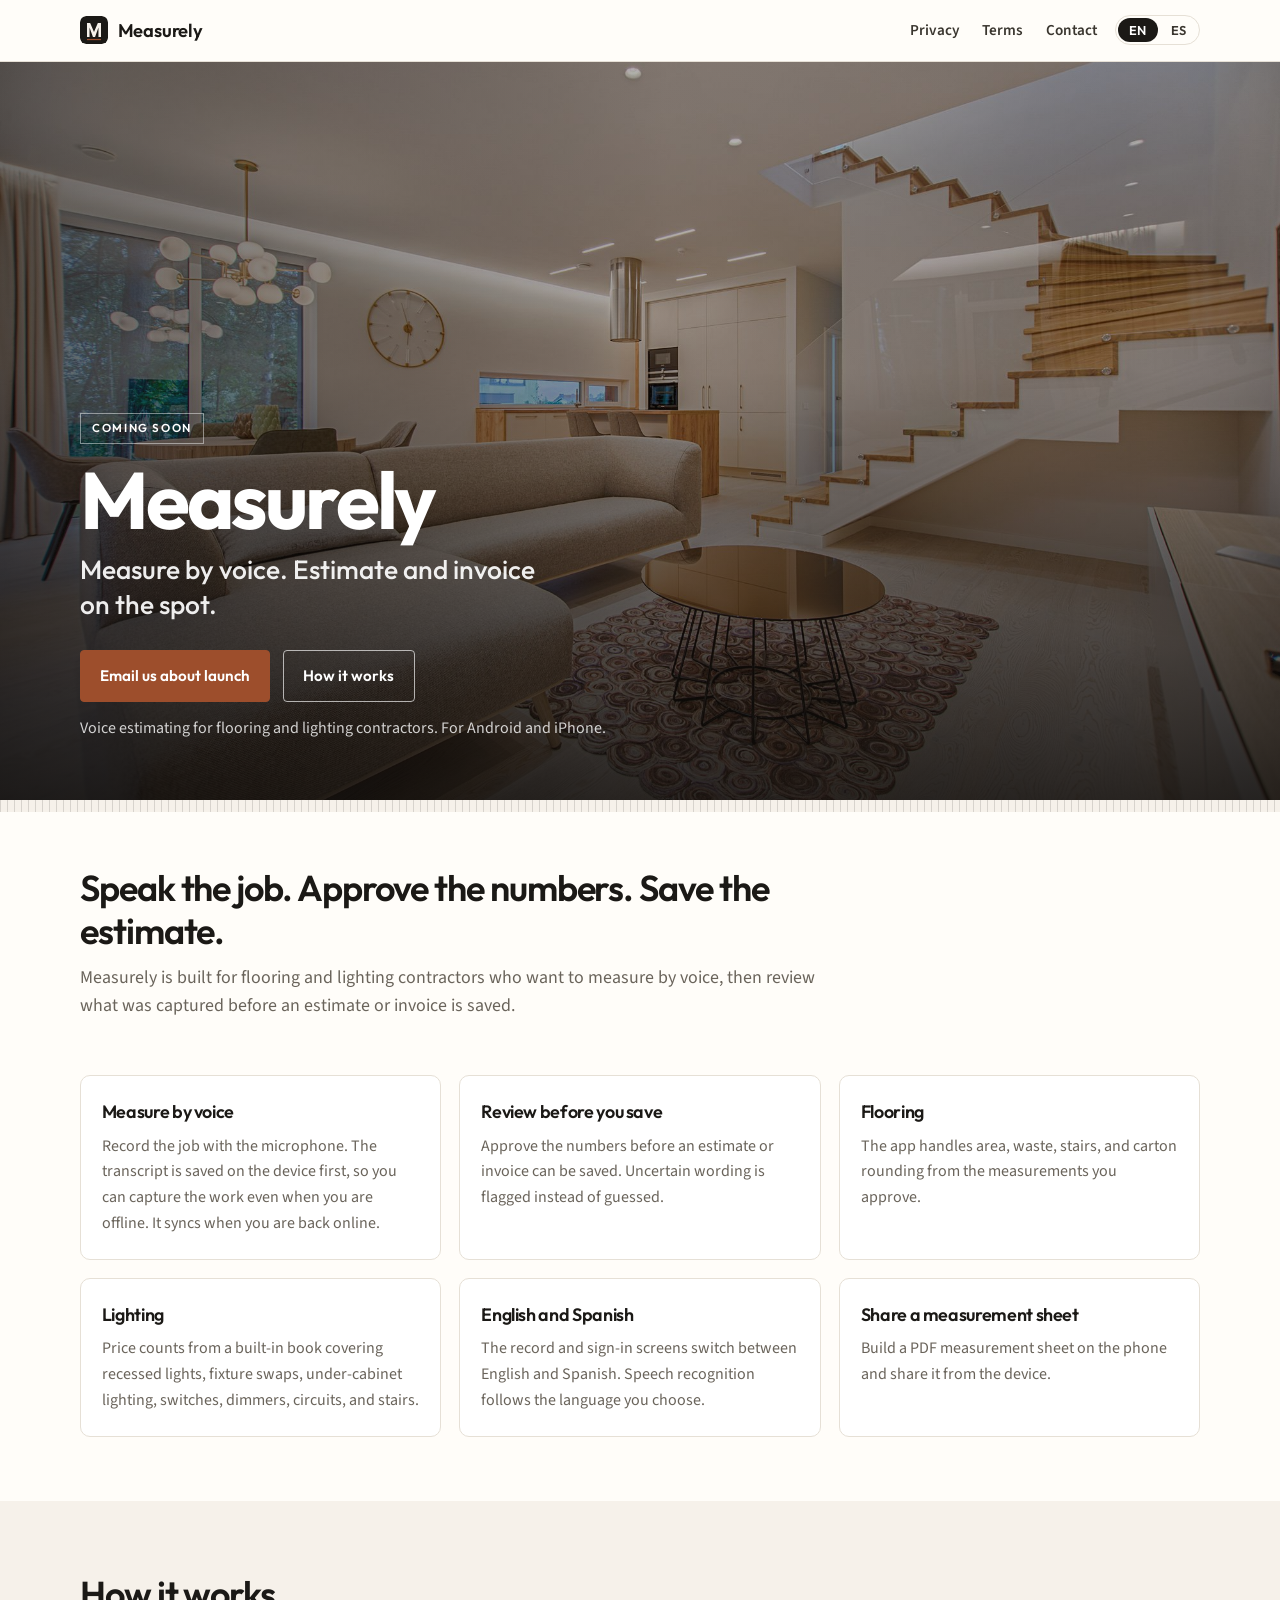
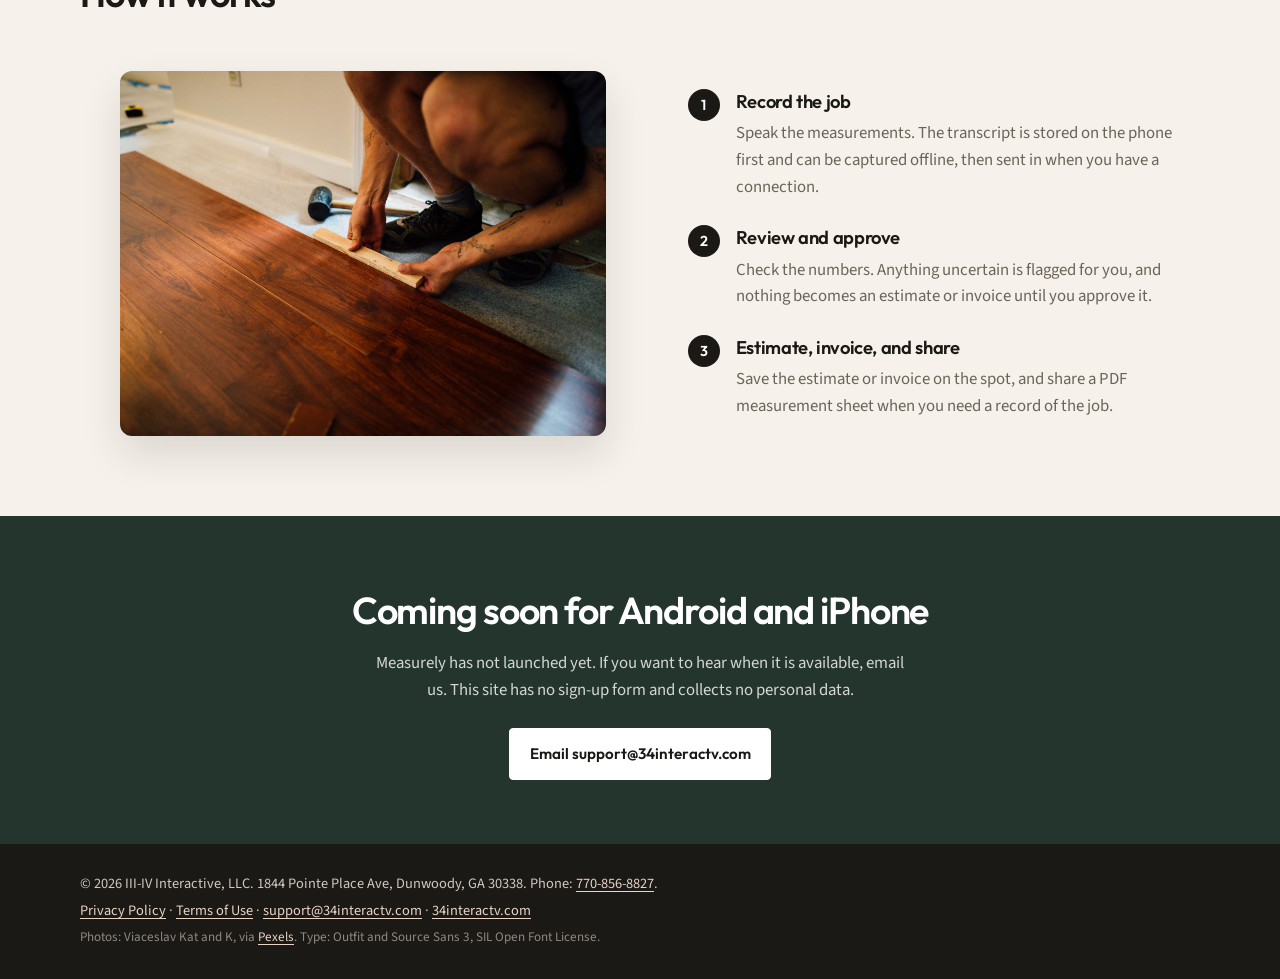
<file: index.html>
<!DOCTYPE html>
<html lang="en">
<head>
<meta charset="utf-8">
<meta name="viewport" content="width=device-width, initial-scale=1">
<meta name="theme-color" content="#1b1916">
<meta http-equiv="Content-Security-Policy" content="default-src 'self'; style-src 'self'; img-src 'self'; font-src 'self'; base-uri 'self'; form-action 'none'">
<link rel="icon" href="favicon.svg" type="image/svg+xml">
<link rel="stylesheet" href="style.css">

<title>Measurely — Coming soon | III-IV Interactive, LLC</title>
<meta name="description" content="Voice estimating for flooring and lighting contractors. Measure by voice. Estimate and invoice on the spot. Coming soon from III-IV Interactive, LLC.">
<link rel="canonical" href="https://measurelypro.com/">
<link rel="alternate" hreflang="en" href="https://measurelypro.com/">
<link rel="alternate" hreflang="es" href="https://measurelypro.com/es/">
<link rel="alternate" hreflang="x-default" href="https://measurelypro.com/">
<meta property="og:type" content="website">
<meta property="og:site_name" content="Measurely">
<meta property="og:locale" content="en_US">
<meta property="og:locale:alternate" content="es_419">
<meta property="og:title" content="Measurely — Coming soon">
<meta property="og:description" content="Voice estimating for flooring and lighting contractors. Measure by voice. Estimate and invoice on the spot.">
<meta property="og:url" content="https://measurelypro.com/">
<meta property="og:image" content="https://measurelypro.com/img/hero-interior.jpg">
</head>
<body>
<a class="skip" href="#main">Skip to content</a>
<header>
  <div class="wrap">
    <a class="brand" href="index.html">
      <img class="mark" src="favicon.svg" alt="">
      Measurely
    </a>
    <div class="header-tools">
      <nav aria-label="Site">
        <a href="privacy.html">Privacy</a>
        <a href="terms.html">Terms</a>
        <a href="mailto:support@34interactv.com">Contact</a>
      </nav>
      <div class="lang-switch" role="navigation" aria-label="Language">
        <a href="index.html" hreflang="en" lang="en" aria-current="true">EN</a>
        <a href="es/index.html" hreflang="es" lang="es">ES</a>
      </div>
    </div>
  </div>
</header>
<section class="hero">
  <img src="img/hero-interior.jpg" alt="A modern living room with light wood floors, a staircase, and recessed lighting." width="2000" height="1286">
  <div class="wrap">
    <p class="eyebrow">Coming soon</p>
    <h1>Measurely</h1>
    <p class="tagline">Measure by voice. Estimate and invoice on the spot.</p>
    <div class="hero-actions">
      <a class="btn" href="mailto:support@34interactv.com?subject=Measurely%20launch%20news">Email us about launch</a>
      <a class="btn ghost" href="#how">How it works</a>
    </div>
    <p class="sub">Voice estimating for flooring and lighting contractors. For Android and iPhone.</p>
  </div>
</section>
<div class="tick" aria-hidden="true"></div>
<main id="main">
  <section class="intro">
    <div class="wrap">
      <h2>Speak the job. Approve the numbers. Save the estimate.</h2>
      <p>Measurely is built for flooring and lighting contractors who want to measure by voice, then review what was captured before an estimate or invoice is saved.</p>
    </div>
  </section>
  <section class="features">
    <div class="wrap grid">
      <article class="card">
        <h3>Measure by voice</h3>
        <p>Record the job with the microphone. The transcript is saved on the device first, so you can capture the work even when you are offline. It syncs when you are back online.</p>
      </article>
      <article class="card">
        <h3>Review before you save</h3>
        <p>Approve the numbers before an estimate or invoice can be saved. Uncertain wording is flagged instead of guessed.</p>
      </article>
      <article class="card">
        <h3>Flooring</h3>
        <p>The app handles area, waste, stairs, and carton rounding from the measurements you approve.</p>
      </article>
      <article class="card">
        <h3>Lighting</h3>
        <p>Price counts from a built-in book covering recessed lights, fixture swaps, under-cabinet lighting, switches, dimmers, circuits, and stairs.</p>
      </article>
      <article class="card">
        <h3>English and Spanish</h3>
        <p>The record and sign-in screens switch between English and Spanish. Speech recognition follows the language you choose.</p>
      </article>
      <article class="card">
        <h3>Share a measurement sheet</h3>
        <p>Build a PDF measurement sheet on the phone and share it from the device.</p>
      </article>
    </div>
  </section>
  <section class="how" id="how">
    <div class="wrap">
      <h2>How it works</h2>
      <div class="how-grid">
        <figure class="how-photo">
          <img src="img/flooring-install.jpg" alt="A contractor setting a hardwood plank during a floor installation." width="2000" height="1333">
        </figure>
        <ol class="steps">
          <li>
            <span class="num" aria-hidden="true">1</span>
            <div>
              <h3>Record the job</h3>
              <p>Speak the measurements. The transcript is stored on the phone first and can be captured offline, then sent in when you have a connection.</p>
            </div>
          </li>
          <li>
            <span class="num" aria-hidden="true">2</span>
            <div>
              <h3>Review and approve</h3>
              <p>Check the numbers. Anything uncertain is flagged for you, and nothing becomes an estimate or invoice until you approve it.</p>
            </div>
          </li>
          <li>
            <span class="num" aria-hidden="true">3</span>
            <div>
              <h3>Estimate, invoice, and share</h3>
              <p>Save the estimate or invoice on the spot, and share a PDF measurement sheet when you need a record of the job.</p>
            </div>
          </li>
        </ol>
      </div>
    </div>
  </section>
  <section class="cta">
    <div class="wrap">
      <h2>Coming soon for Android and iPhone</h2>
      <p>Measurely has not launched yet. If you want to hear when it is available, email us. This site has no sign-up form and collects no personal data.</p>
      <a class="btn" href="mailto:support@34interactv.com?subject=Measurely%20launch%20news">Email support@34interactv.com</a>
    </div>
  </section>
</main>
<footer>
  <div class="wrap">
    <p>&copy; 2026 III-IV Interactive, LLC. 1844 Pointe Place Ave, Dunwoody, GA 30338. Phone: <a href="tel:+17708568827">770-856-8827</a>.</p>
    <p><a href="privacy.html">Privacy Policy</a> &middot; <a href="terms.html">Terms of Use</a> &middot; <a href="mailto:support@34interactv.com">support@34interactv.com</a> &middot; <a href="https://34interactv.com">34interactv.com</a></p>
    <p class="credits">Photos: Viaceslav Kat and K, via <a href="https://www.pexels.com">Pexels</a>. Type: Outfit and Source Sans 3, SIL Open Font License.</p>
  </div>
</footer>
</body>
</html>
</file>
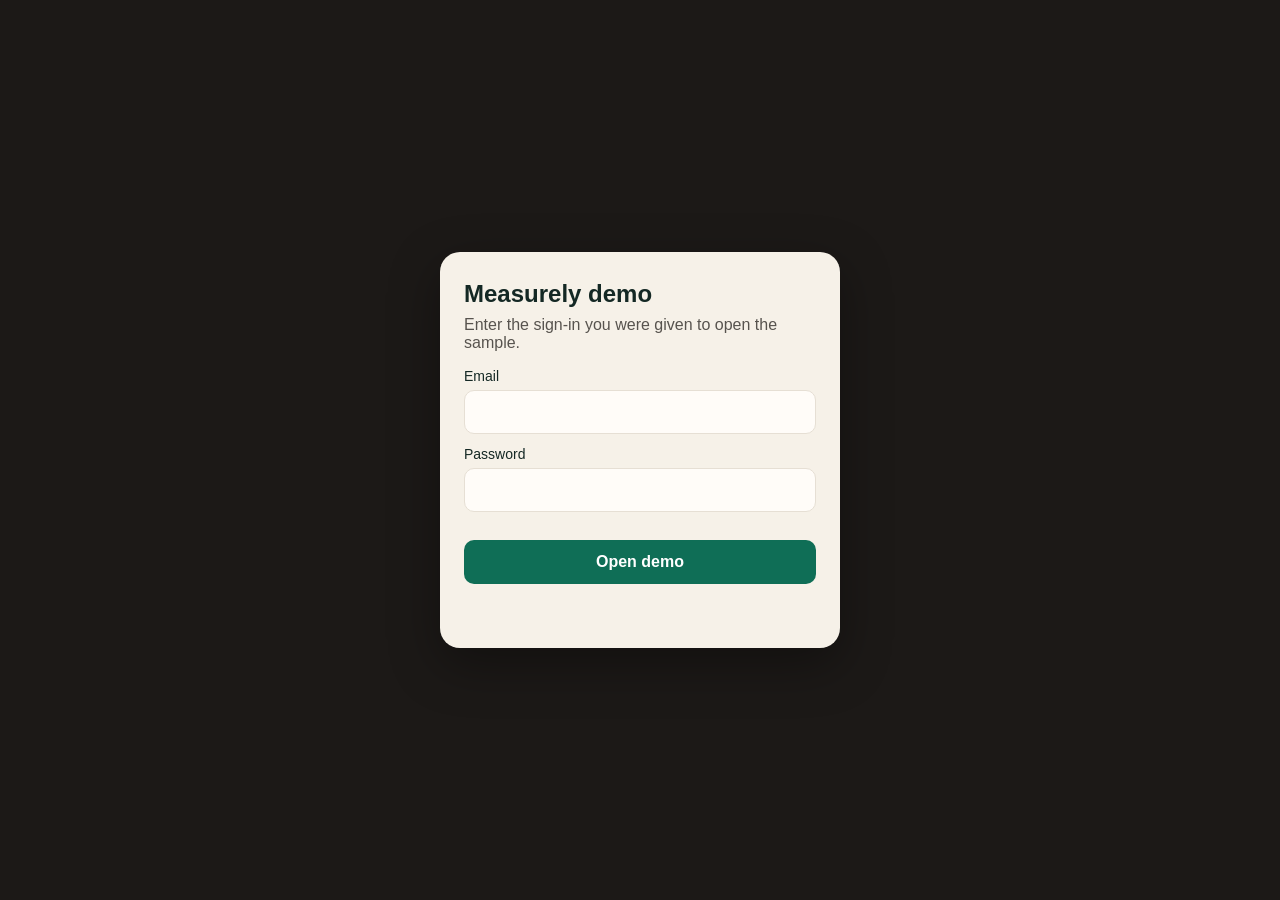
<file: demo-17e2f64221be8d12/index.html>
<!DOCTYPE html>
<html lang="en">
<head>
  <meta charset="utf-8">
  <meta name="viewport" content="width=device-width, initial-scale=1">
  <meta name="robots" content="noindex, nofollow">
  <title>Measurely demo</title>
  <style>
    :root { --green:#0f6e56; --ink:#142824; --paper:#f6f1e8; --card:#fffcf8; --line:#e6dfd4; --muted:#57534e; }
    * { box-sizing: border-box; }
    body { margin:0; min-height:100vh; display:flex; align-items:center; justify-content:center; font-family:"Segoe UI",sans-serif; color:var(--ink); background:#1c1917; }
    main { width:min(400px, calc(100% - 32px)); background:var(--paper); border-radius:20px; padding:28px 24px 32px; box-shadow:0 16px 50px rgba(0,0,0,.35); }
    h1 { font-size:24px; margin:0 0 8px; }
    p { margin:0 0 16px; color:var(--muted); }
    label { display:block; margin:12px 0; font-size:14px; }
    input { width:100%; min-height:44px; margin-top:6px; padding:8px 12px; border:1px solid var(--line); border-radius:10px; font:inherit; background:var(--card); color:inherit; }
    button { width:100%; min-height:44px; margin-top:16px; border:0; border-radius:10px; background:var(--green); color:#fff; font:inherit; font-weight:700; cursor:pointer; }
    button:disabled { opacity:.45; cursor:default; }
    .err { color:#9a3412; font-weight:700; min-height:1.3em; margin:12px 0 0; }
  </style>
</head>
<body>
  <main>
    <h1>Measurely demo</h1>
    <p>Enter the sign-in you were given to open the sample.</p>
    <form id="gate" autocomplete="on">
      <label>Email
        <input type="email" id="email" name="email" required autocomplete="username">
      </label>
      <label>Password
        <input type="password" id="password" name="password" required autocomplete="current-password">
      </label>
      <button type="submit" id="go">Open demo</button>
      <p class="err" id="err" role="alert"></p>
    </form>
  </main>
  <script>
  (function () {
    var USER = 'jon@ogresi.com';
    var PASS_SHA256 = '89e407048013dd95fac45a88c54835a1871421dff348d4d399dfbb3d126542c6';
    var KEY = 'measurely-demo-17e2f64221be8d12-ok';

    function go() { location.replace("app/"); }

    try {
      if (sessionStorage.getItem(KEY) === "ok") { go(); return; }
    } catch (e) {}

    async function sha256hex(text) {
      var buf = await crypto.subtle.digest("SHA-256", new TextEncoder().encode(text));
      return Array.from(new Uint8Array(buf)).map(function (b) {
        return b.toString(16).padStart(2, "0");
      }).join("");
    }

    document.getElementById("gate").addEventListener("submit", async function (ev) {
      ev.preventDefault();
      var err = document.getElementById("err");
      var btn = document.getElementById("go");
      err.textContent = "";
      btn.disabled = true;
      try {
        var email = document.getElementById("email").value.trim().toLowerCase();
        var password = document.getElementById("password").value;
        var hash = await sha256hex(password);
        if (email === USER && hash === PASS_SHA256) {
          sessionStorage.setItem(KEY, "ok");
          go();
          return;
        }
        err.textContent = "That sign-in does not match.";
      } catch (e) {
        err.textContent = "Sign-in could not be checked in this browser.";
      }
      btn.disabled = false;
    });
  })();
  </script>
</body>
</html>
</file>
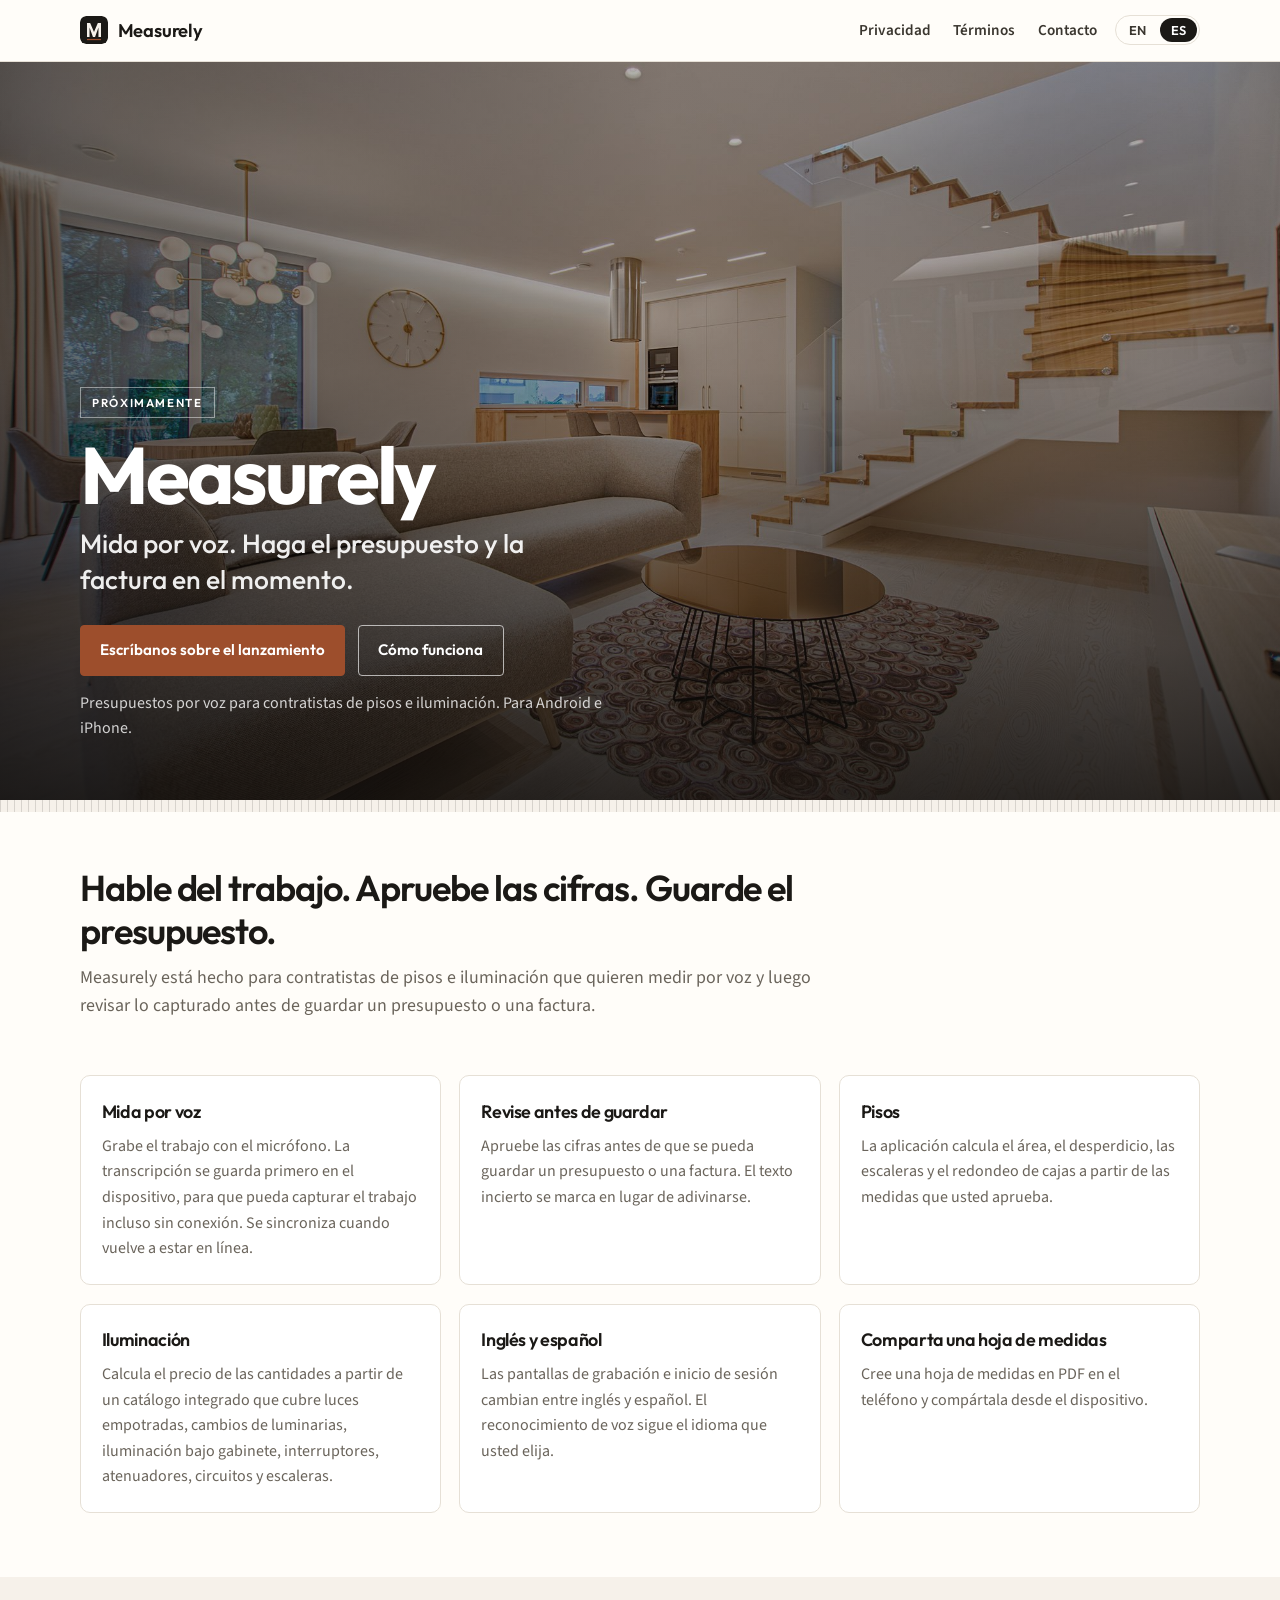
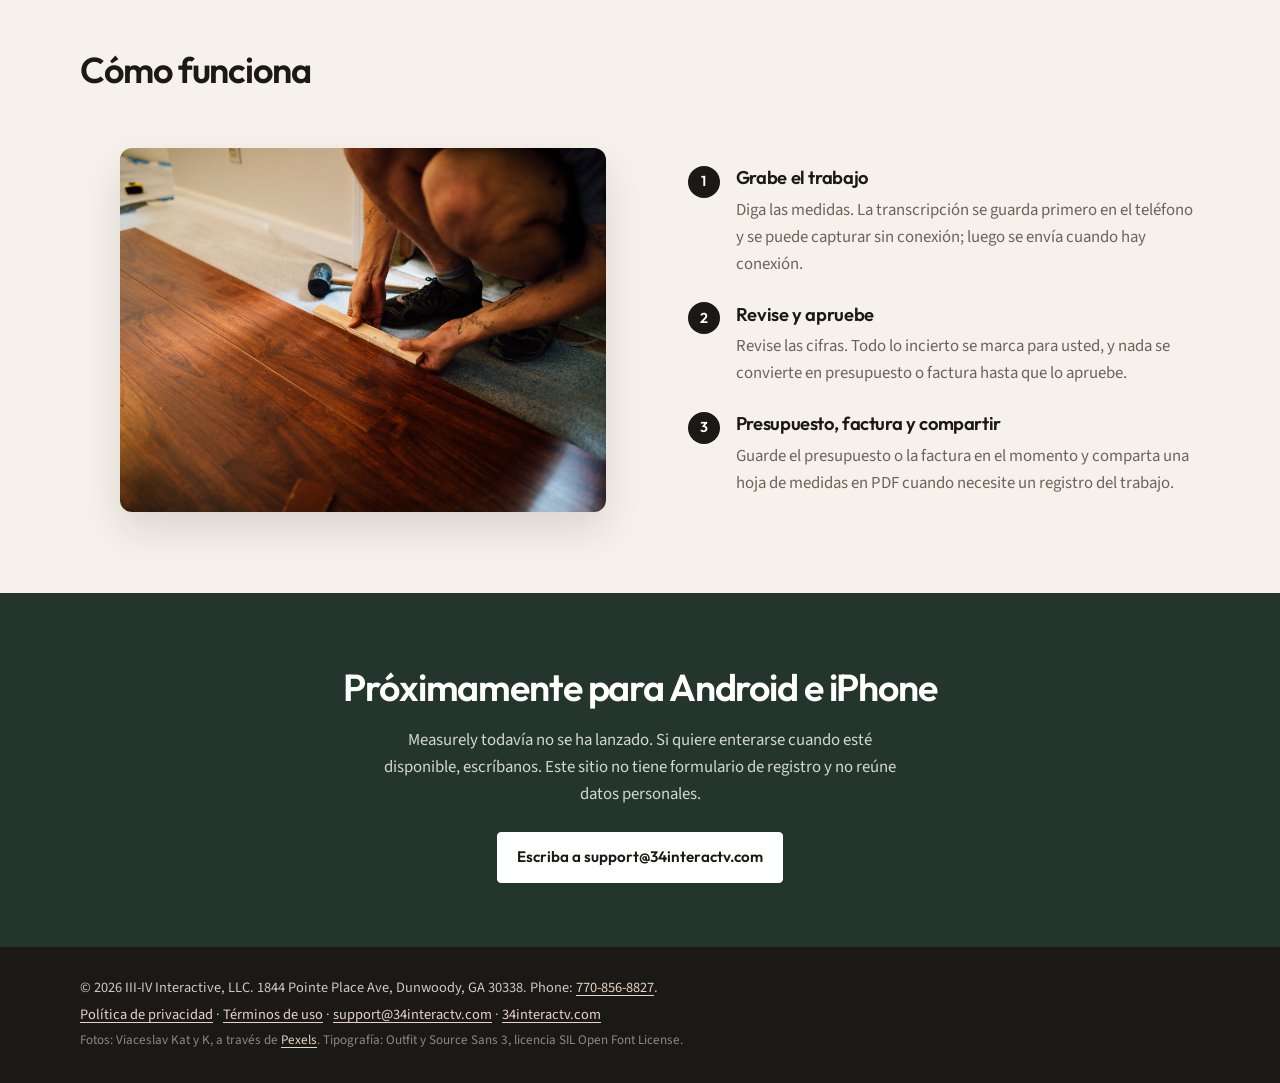
<file: es/index.html>
<!DOCTYPE html>
<html lang="es">
<head>
<meta charset="utf-8">
<meta name="viewport" content="width=device-width, initial-scale=1">
<meta name="theme-color" content="#1b1916">
<meta http-equiv="Content-Security-Policy" content="default-src 'self'; style-src 'self'; img-src 'self'; font-src 'self'; base-uri 'self'; form-action 'none'">
<link rel="icon" href="../favicon.svg" type="image/svg+xml">
<link rel="stylesheet" href="../style.css">

<title>Measurely — Próximamente | III-IV Interactive, LLC</title>
<meta name="description" content="Presupuestos por voz para contratistas de pisos e iluminación. Mida por voz. Haga el presupuesto y la factura en el momento. Próximamente de III-IV Interactive, LLC.">
<link rel="canonical" href="https://measurelypro.com/es/">
<link rel="alternate" hreflang="en" href="https://measurelypro.com/">
<link rel="alternate" hreflang="es" href="https://measurelypro.com/es/">
<link rel="alternate" hreflang="x-default" href="https://measurelypro.com/">
<meta property="og:type" content="website">
<meta property="og:site_name" content="Measurely">
<meta property="og:locale" content="es_419">
<meta property="og:locale:alternate" content="en_US">
<meta property="og:title" content="Measurely — Próximamente">
<meta property="og:description" content="Presupuestos por voz para contratistas de pisos e iluminación. Mida por voz. Haga el presupuesto y la factura en el momento.">
<meta property="og:url" content="https://measurelypro.com/es/">
<meta property="og:image" content="https://measurelypro.com/img/hero-interior.jpg">
</head>
<body>
<a class="skip" href="#main">Saltar al contenido</a>
<header>
  <div class="wrap">
    <a class="brand" href="index.html">
      <img class="mark" src="../favicon.svg" alt="">
      Measurely
    </a>
    <div class="header-tools">
      <nav aria-label="Sitio">
        <a href="privacy.html">Privacidad</a>
        <a href="terms.html">Términos</a>
        <a href="mailto:support@34interactv.com">Contacto</a>
      </nav>
      <div class="lang-switch" role="navigation" aria-label="Idioma">
        <a href="../index.html" hreflang="en" lang="en">EN</a>
        <a href="index.html" hreflang="es" lang="es" aria-current="true">ES</a>
      </div>
    </div>
  </div>
</header>
<section class="hero">
  <img src="../img/hero-interior.jpg" alt="Una sala moderna con pisos de madera clara, una escalera e iluminación empotrada." width="2000" height="1286">
  <div class="wrap">
    <p class="eyebrow">Próximamente</p>
    <h1>Measurely</h1>
    <p class="tagline">Mida por voz. Haga el presupuesto y la factura en el momento.</p>
    <div class="hero-actions">
      <a class="btn" href="mailto:support@34interactv.com?subject=Noticias%20del%20lanzamiento%20de%20Measurely">Escríbanos sobre el lanzamiento</a>
      <a class="btn ghost" href="#how">Cómo funciona</a>
    </div>
    <p class="sub">Presupuestos por voz para contratistas de pisos e iluminación. Para Android e iPhone.</p>
  </div>
</section>
<div class="tick" aria-hidden="true"></div>
<main id="main">
  <section class="intro">
    <div class="wrap">
      <h2>Hable del trabajo. Apruebe las cifras. Guarde el presupuesto.</h2>
      <p>Measurely está hecho para contratistas de pisos e iluminación que quieren medir por voz y luego revisar lo capturado antes de guardar un presupuesto o una factura.</p>
    </div>
  </section>
  <section class="features">
    <div class="wrap grid">
      <article class="card">
        <h3>Mida por voz</h3>
        <p>Grabe el trabajo con el micrófono. La transcripción se guarda primero en el dispositivo, para que pueda capturar el trabajo incluso sin conexión. Se sincroniza cuando vuelve a estar en línea.</p>
      </article>
      <article class="card">
        <h3>Revise antes de guardar</h3>
        <p>Apruebe las cifras antes de que se pueda guardar un presupuesto o una factura. El texto incierto se marca en lugar de adivinarse.</p>
      </article>
      <article class="card">
        <h3>Pisos</h3>
        <p>La aplicación calcula el área, el desperdicio, las escaleras y el redondeo de cajas a partir de las medidas que usted aprueba.</p>
      </article>
      <article class="card">
        <h3>Iluminación</h3>
        <p>Calcula el precio de las cantidades a partir de un catálogo integrado que cubre luces empotradas, cambios de luminarias, iluminación bajo gabinete, interruptores, atenuadores, circuitos y escaleras.</p>
      </article>
      <article class="card">
        <h3>Inglés y español</h3>
        <p>Las pantallas de grabación e inicio de sesión cambian entre inglés y español. El reconocimiento de voz sigue el idioma que usted elija.</p>
      </article>
      <article class="card">
        <h3>Comparta una hoja de medidas</h3>
        <p>Cree una hoja de medidas en PDF en el teléfono y compártala desde el dispositivo.</p>
      </article>
    </div>
  </section>
  <section class="how" id="how">
    <div class="wrap">
      <h2>Cómo funciona</h2>
      <div class="how-grid">
        <figure class="how-photo">
          <img src="../img/flooring-install.jpg" alt="Un contratista coloca una tabla de madera durante la instalación de un piso." width="2000" height="1333">
        </figure>
        <ol class="steps">
          <li>
            <span class="num" aria-hidden="true">1</span>
            <div>
              <h3>Grabe el trabajo</h3>
              <p>Diga las medidas. La transcripción se guarda primero en el teléfono y se puede capturar sin conexión; luego se envía cuando hay conexión.</p>
            </div>
          </li>
          <li>
            <span class="num" aria-hidden="true">2</span>
            <div>
              <h3>Revise y apruebe</h3>
              <p>Revise las cifras. Todo lo incierto se marca para usted, y nada se convierte en presupuesto o factura hasta que lo apruebe.</p>
            </div>
          </li>
          <li>
            <span class="num" aria-hidden="true">3</span>
            <div>
              <h3>Presupuesto, factura y compartir</h3>
              <p>Guarde el presupuesto o la factura en el momento y comparta una hoja de medidas en PDF cuando necesite un registro del trabajo.</p>
            </div>
          </li>
        </ol>
      </div>
    </div>
  </section>
  <section class="cta">
    <div class="wrap">
      <h2>Próximamente para Android e iPhone</h2>
      <p>Measurely todavía no se ha lanzado. Si quiere enterarse cuando esté disponible, escríbanos. Este sitio no tiene formulario de registro y no reúne datos personales.</p>
      <a class="btn" href="mailto:support@34interactv.com?subject=Noticias%20del%20lanzamiento%20de%20Measurely">Escriba a support@34interactv.com</a>
    </div>
  </section>
</main>
<footer>
  <div class="wrap">
    <p>&copy; 2026 III-IV Interactive, LLC. 1844 Pointe Place Ave, Dunwoody, GA 30338. Phone: <a href="tel:+17708568827">770-856-8827</a>.</p>
    <p><a href="privacy.html">Política de privacidad</a> &middot; <a href="terms.html">Términos de uso</a> &middot; <a href="mailto:support@34interactv.com">support@34interactv.com</a> &middot; <a href="https://34interactv.com">34interactv.com</a></p>
    <p class="credits">Fotos: Viaceslav Kat y K, a través de <a href="https://www.pexels.com">Pexels</a>. Tipografía: Outfit y Source Sans 3, licencia SIL Open Font License.</p>
  </div>
</footer>
</body>
</html>
</file>
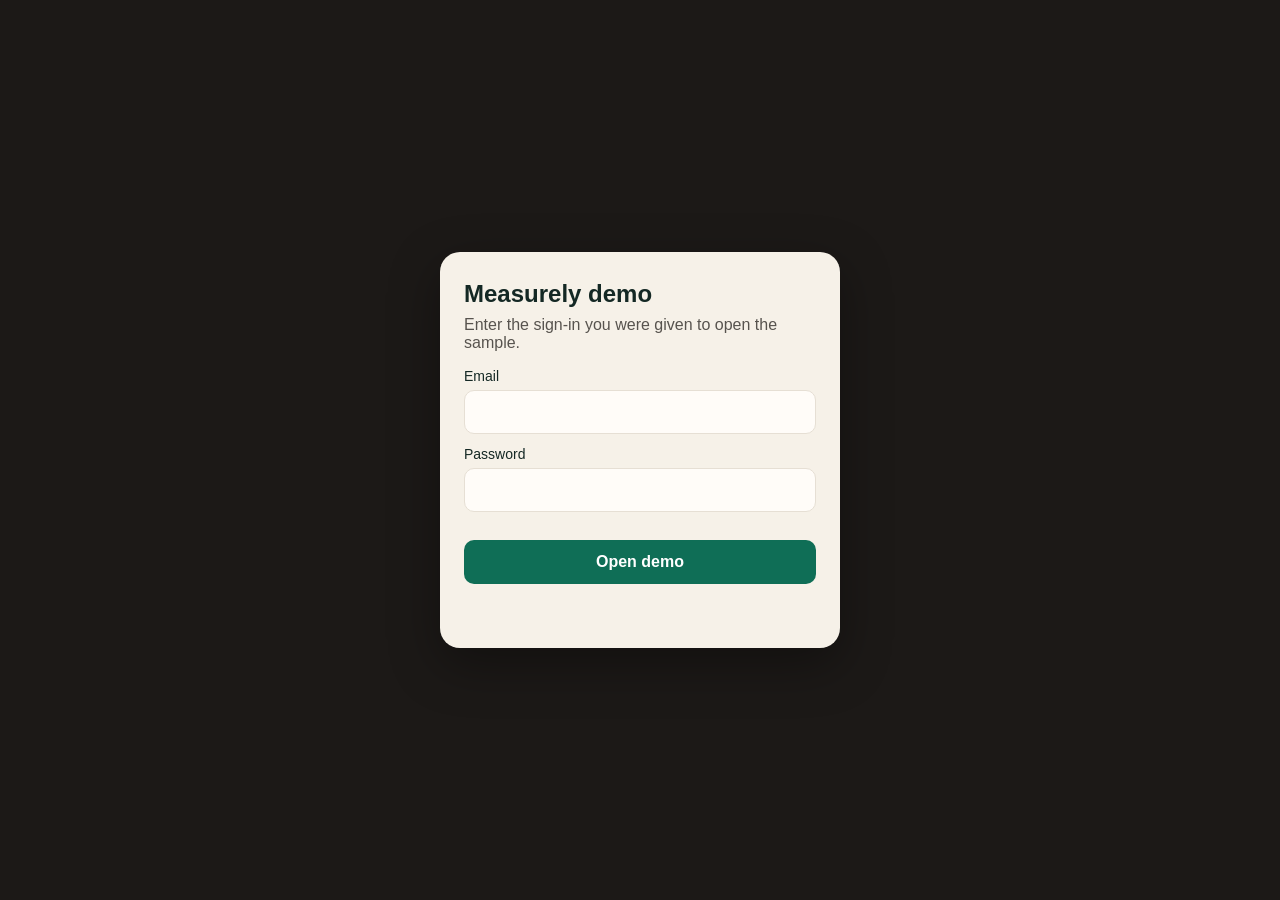
<file: demo-17e2f64221be8d12/app/index.html>
<!DOCTYPE html>
<html lang="en">
<head>
  <meta charset="utf-8">
  <meta name="robots" content="noindex, nofollow">
  <script>
  (function () {
    var key = 'measurely-demo-17e2f64221be8d12-ok';
    try {
      if (sessionStorage.getItem(key) !== "ok") location.replace("/demo-17e2f64221be8d12/");
    } catch (e) {
      location.replace("/demo-17e2f64221be8d12/");
    }
  })();
  </script>
  <meta name="viewport" content="width=device-width, initial-scale=1">
  <title>Measurely demo</title>
  <link rel="icon" href="mark.svg">
  <link rel="stylesheet" href="demo.css">
</head>
<body>
  <div id="app"></div>
  <script src="demo-math.js"></script>
  <script src="demo-parse.js"></script>
  <script src="demo.js"></script>
</body>
</html>
</file>
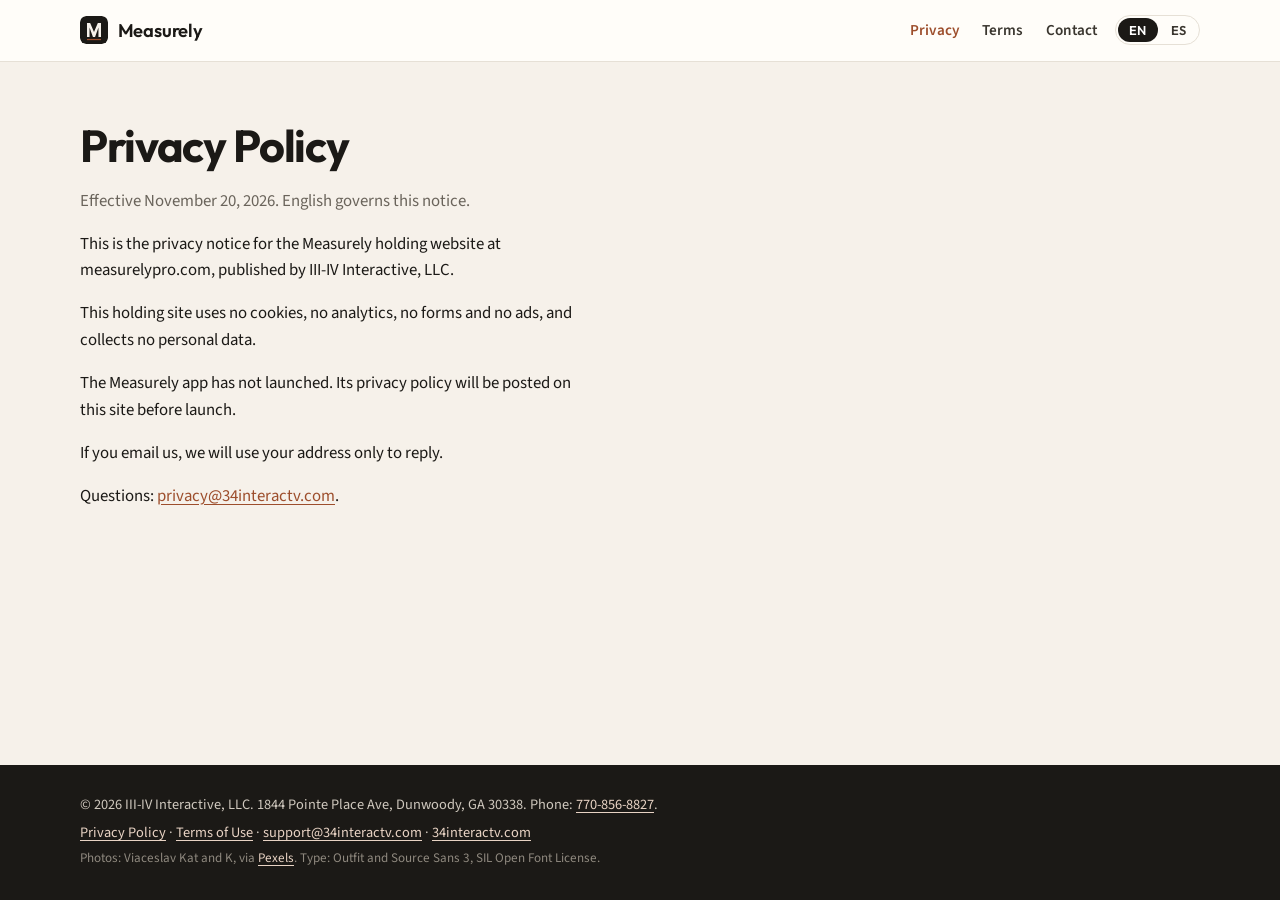
<file: privacy.html>
<!DOCTYPE html>
<html lang="en">
<head>
<meta charset="utf-8">
<meta name="viewport" content="width=device-width, initial-scale=1">
<meta name="theme-color" content="#1b1916">
<meta http-equiv="Content-Security-Policy" content="default-src 'self'; style-src 'self'; img-src 'self'; font-src 'self'; base-uri 'self'; form-action 'none'">
<link rel="icon" href="favicon.svg" type="image/svg+xml">
<link rel="stylesheet" href="style.css">

<title>Privacy Policy | Measurely</title>
<meta name="description" content="Privacy notice for the Measurely holding website. This site collects no personal data.">
<link rel="canonical" href="https://measurelypro.com/privacy.html">
<link rel="alternate" hreflang="en" href="https://measurelypro.com/privacy.html">
<link rel="alternate" hreflang="es" href="https://measurelypro.com/es/privacy.html">
<link rel="alternate" hreflang="x-default" href="https://measurelypro.com/privacy.html">
<meta property="og:locale" content="en_US">
<meta property="og:locale:alternate" content="es_419">
</head>
<body>
<a class="skip" href="#main">Skip to content</a>
<header>
  <div class="wrap">
    <a class="brand" href="index.html">
      <img class="mark" src="favicon.svg" alt="">
      Measurely
    </a>
    <div class="header-tools">
      <nav aria-label="Site">
        <a href="privacy.html" aria-current="page">Privacy</a>
        <a href="terms.html">Terms</a>
        <a href="mailto:support@34interactv.com">Contact</a>
      </nav>
      <div class="lang-switch" role="navigation" aria-label="Language">
        <a href="privacy.html" hreflang="en" lang="en" aria-current="true">EN</a>
        <a href="es/privacy.html" hreflang="es" lang="es">ES</a>
      </div>
    </div>
  </div>
</header>
<main id="main" class="page"><div class="wrap">
  <h1>Privacy Policy</h1>
  <p class="updated">Effective November 20, 2026. English governs this notice.</p>
  <p>This is the privacy notice for the Measurely holding website at measurelypro.com, published by III-IV Interactive, LLC.</p>
  <p>This holding site uses no cookies, no analytics, no forms and no ads, and collects no personal data.</p>
  <p>The Measurely app has not launched. Its privacy policy will be posted on this site before launch.</p>
  <p>If you email us, we will use your address only to reply.</p>
  <p>Questions: <a href="mailto:privacy@34interactv.com">privacy@34interactv.com</a>.</p>
</div></main>
<footer>
  <div class="wrap">
    <p>&copy; 2026 III-IV Interactive, LLC. 1844 Pointe Place Ave, Dunwoody, GA 30338. Phone: <a href="tel:+17708568827">770-856-8827</a>.</p>
    <p><a href="privacy.html">Privacy Policy</a> &middot; <a href="terms.html">Terms of Use</a> &middot; <a href="mailto:support@34interactv.com">support@34interactv.com</a> &middot; <a href="https://34interactv.com">34interactv.com</a></p>
    <p class="credits">Photos: Viaceslav Kat and K, via <a href="https://www.pexels.com">Pexels</a>. Type: Outfit and Source Sans 3, SIL Open Font License.</p>
  </div>
</footer>
</body>
</html>
</file>
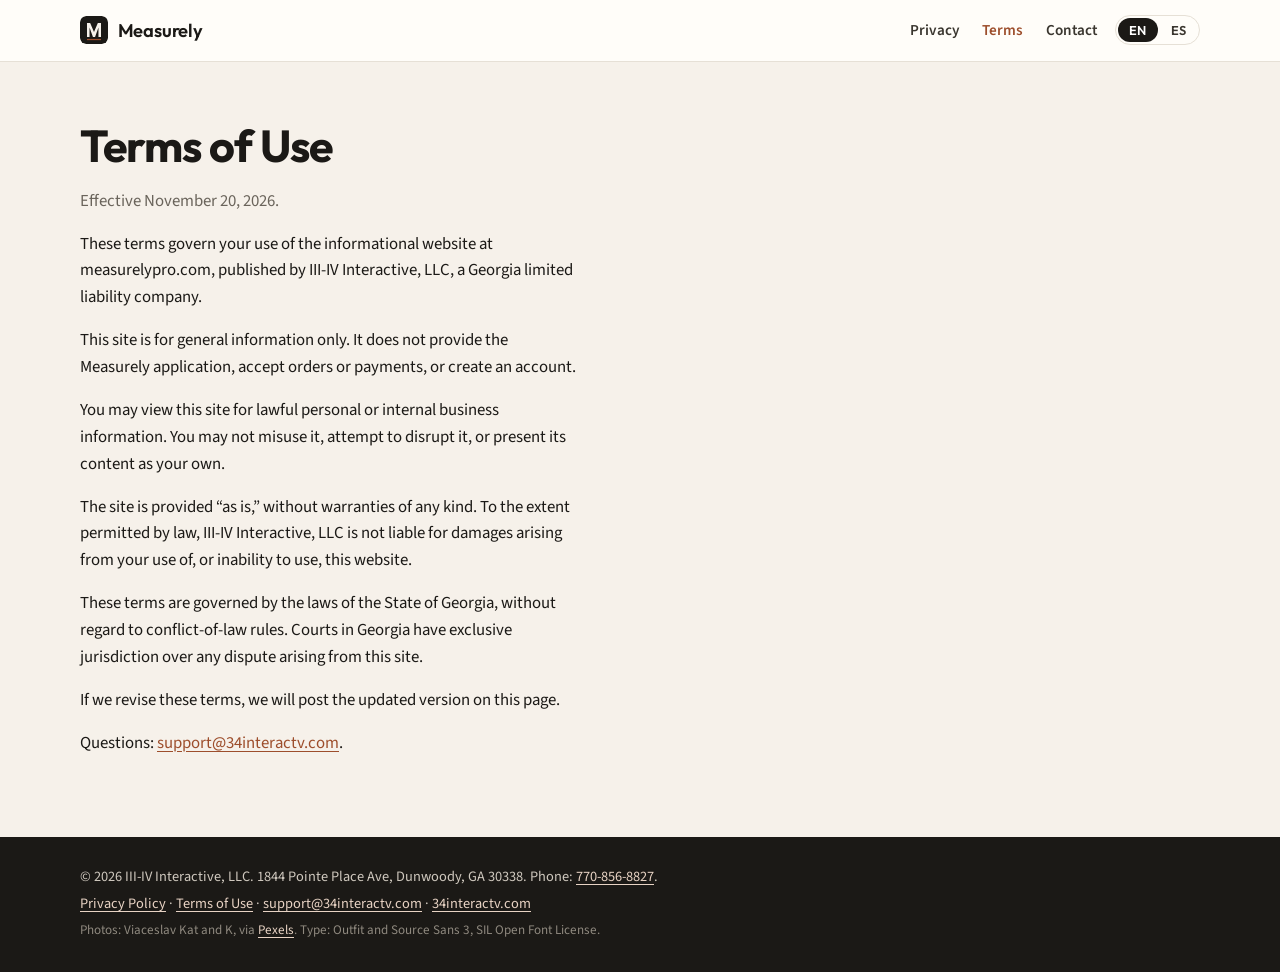
<file: terms.html>
<!DOCTYPE html>
<html lang="en">
<head>
<meta charset="utf-8">
<meta name="viewport" content="width=device-width, initial-scale=1">
<meta name="theme-color" content="#1b1916">
<meta http-equiv="Content-Security-Policy" content="default-src 'self'; style-src 'self'; img-src 'self'; font-src 'self'; base-uri 'self'; form-action 'none'">
<link rel="icon" href="favicon.svg" type="image/svg+xml">
<link rel="stylesheet" href="style.css">

<title>Terms of Use | Measurely</title>
<meta name="description" content="Website terms of use for the Measurely informational site published by III-IV Interactive, LLC.">
<link rel="canonical" href="https://measurelypro.com/terms.html">
<link rel="alternate" hreflang="en" href="https://measurelypro.com/terms.html">
<link rel="alternate" hreflang="es" href="https://measurelypro.com/es/terms.html">
<link rel="alternate" hreflang="x-default" href="https://measurelypro.com/terms.html">
<meta property="og:locale" content="en_US">
<meta property="og:locale:alternate" content="es_419">
</head>
<body>
<a class="skip" href="#main">Skip to content</a>
<header>
  <div class="wrap">
    <a class="brand" href="index.html">
      <img class="mark" src="favicon.svg" alt="">
      Measurely
    </a>
    <div class="header-tools">
      <nav aria-label="Site">
        <a href="privacy.html">Privacy</a>
        <a href="terms.html" aria-current="page">Terms</a>
        <a href="mailto:support@34interactv.com">Contact</a>
      </nav>
      <div class="lang-switch" role="navigation" aria-label="Language">
        <a href="terms.html" hreflang="en" lang="en" aria-current="true">EN</a>
        <a href="es/terms.html" hreflang="es" lang="es">ES</a>
      </div>
    </div>
  </div>
</header>
<main id="main" class="page"><div class="wrap">
  <h1>Terms of Use</h1>
  <p class="updated">Effective November 20, 2026.</p>
  <p>These terms govern your use of the informational website at measurelypro.com, published by III-IV Interactive, LLC, a Georgia limited liability company.</p>
  <p>This site is for general information only. It does not provide the Measurely application, accept orders or payments, or create an account.</p>
  <p>You may view this site for lawful personal or internal business information. You may not misuse it, attempt to disrupt it, or present its content as your own.</p>
  <p>The site is provided “as is,” without warranties of any kind. To the extent permitted by law, III-IV Interactive, LLC is not liable for damages arising from your use of, or inability to use, this website.</p>
  <p>These terms are governed by the laws of the State of Georgia, without regard to conflict-of-law rules. Courts in Georgia have exclusive jurisdiction over any dispute arising from this site.</p>
  <p>If we revise these terms, we will post the updated version on this page.</p>
  <p>Questions: <a href="mailto:support@34interactv.com">support@34interactv.com</a>.</p>
</div></main>
<footer>
  <div class="wrap">
    <p>&copy; 2026 III-IV Interactive, LLC. 1844 Pointe Place Ave, Dunwoody, GA 30338. Phone: <a href="tel:+17708568827">770-856-8827</a>.</p>
    <p><a href="privacy.html">Privacy Policy</a> &middot; <a href="terms.html">Terms of Use</a> &middot; <a href="mailto:support@34interactv.com">support@34interactv.com</a> &middot; <a href="https://34interactv.com">34interactv.com</a></p>
    <p class="credits">Photos: Viaceslav Kat and K, via <a href="https://www.pexels.com">Pexels</a>. Type: Outfit and Source Sans 3, SIL Open Font License.</p>
  </div>
</footer>
</body>
</html>
</file>
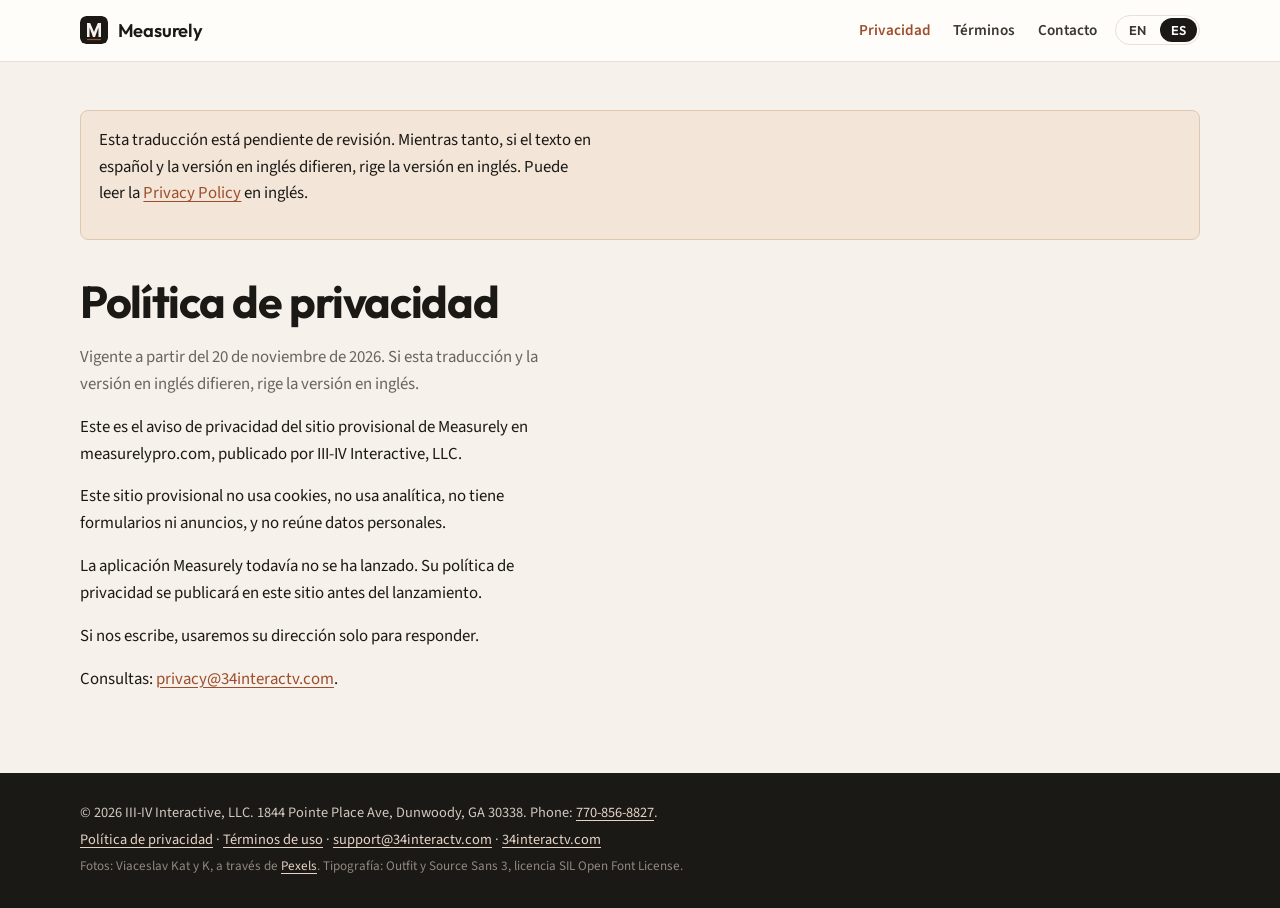
<file: es/privacy.html>
<!DOCTYPE html>
<html lang="es">
<head>
<meta charset="utf-8">
<meta name="viewport" content="width=device-width, initial-scale=1">
<meta name="theme-color" content="#1b1916">
<meta http-equiv="Content-Security-Policy" content="default-src 'self'; style-src 'self'; img-src 'self'; font-src 'self'; base-uri 'self'; form-action 'none'">
<link rel="icon" href="../favicon.svg" type="image/svg+xml">
<link rel="stylesheet" href="../style.css">

<title>Política de privacidad | Measurely</title>
<meta name="description" content="Aviso de privacidad del sitio provisional de Measurely. Este sitio no reúne datos personales. Traducción pendiente de revisión.">
<link rel="canonical" href="https://measurelypro.com/es/privacy.html">
<link rel="alternate" hreflang="en" href="https://measurelypro.com/privacy.html">
<link rel="alternate" hreflang="es" href="https://measurelypro.com/es/privacy.html">
<link rel="alternate" hreflang="x-default" href="https://measurelypro.com/privacy.html">
<meta property="og:locale" content="es_419">
<meta property="og:locale:alternate" content="en_US">
</head>
<body>
<a class="skip" href="#main">Saltar al contenido</a>
<header>
  <div class="wrap">
    <a class="brand" href="index.html">
      <img class="mark" src="../favicon.svg" alt="">
      Measurely
    </a>
    <div class="header-tools">
      <nav aria-label="Sitio">
        <a href="privacy.html" aria-current="page">Privacidad</a>
        <a href="terms.html">Términos</a>
        <a href="mailto:support@34interactv.com">Contacto</a>
      </nav>
      <div class="lang-switch" role="navigation" aria-label="Idioma">
        <a href="../privacy.html" hreflang="en" lang="en">EN</a>
        <a href="privacy.html" hreflang="es" lang="es" aria-current="true">ES</a>
      </div>
    </div>
  </div>
</header>
<main id="main" class="page"><div class="wrap">
  <aside class="review-note">
    <p>Esta traducción está pendiente de revisión. Mientras tanto, si el texto en español y la versión en inglés difieren, rige la versión en inglés. Puede leer la <a href="../privacy.html" hreflang="en" lang="en">Privacy Policy</a> en inglés.</p>
  </aside>
  <h1>Política de privacidad</h1>
  <p class="updated">Vigente a partir del 20 de noviembre de 2026. Si esta traducción y la versión en inglés difieren, rige la versión en inglés.</p>
  <p>Este es el aviso de privacidad del sitio provisional de Measurely en measurelypro.com, publicado por III-IV Interactive, LLC.</p>
  <p>Este sitio provisional no usa cookies, no usa analítica, no tiene formularios ni anuncios, y no reúne datos personales.</p>
  <p>La aplicación Measurely todavía no se ha lanzado. Su política de privacidad se publicará en este sitio antes del lanzamiento.</p>
  <p>Si nos escribe, usaremos su dirección solo para responder.</p>
  <p>Consultas: <a href="mailto:privacy@34interactv.com">privacy@34interactv.com</a>.</p>
</div></main>
<footer>
  <div class="wrap">
    <p>&copy; 2026 III-IV Interactive, LLC. 1844 Pointe Place Ave, Dunwoody, GA 30338. Phone: <a href="tel:+17708568827">770-856-8827</a>.</p>
    <p><a href="privacy.html">Política de privacidad</a> &middot; <a href="terms.html">Términos de uso</a> &middot; <a href="mailto:support@34interactv.com">support@34interactv.com</a> &middot; <a href="https://34interactv.com">34interactv.com</a></p>
    <p class="credits">Fotos: Viaceslav Kat y K, a través de <a href="https://www.pexels.com">Pexels</a>. Tipografía: Outfit y Source Sans 3, licencia SIL Open Font License.</p>
  </div>
</footer>
</body>
</html>
</file>
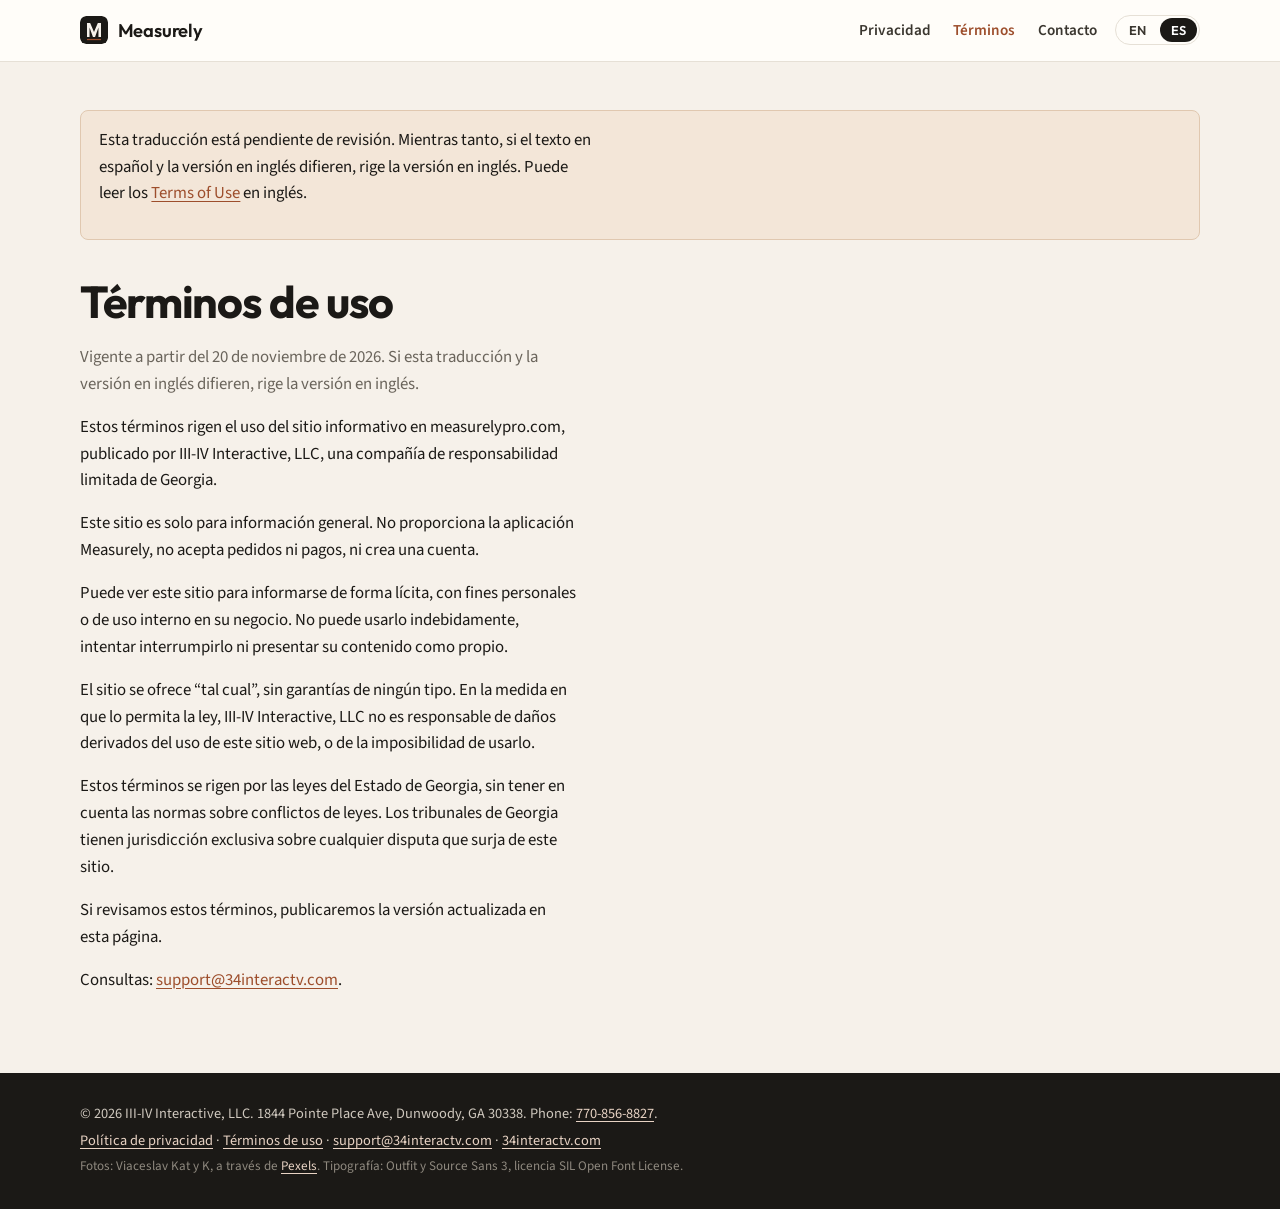
<file: es/terms.html>
<!DOCTYPE html>
<html lang="es">
<head>
<meta charset="utf-8">
<meta name="viewport" content="width=device-width, initial-scale=1">
<meta name="theme-color" content="#1b1916">
<meta http-equiv="Content-Security-Policy" content="default-src 'self'; style-src 'self'; img-src 'self'; font-src 'self'; base-uri 'self'; form-action 'none'">
<link rel="icon" href="../favicon.svg" type="image/svg+xml">
<link rel="stylesheet" href="../style.css">

<title>Términos de uso | Measurely</title>
<meta name="description" content="Términos de uso del sitio informativo de Measurely, publicado por III-IV Interactive, LLC. Traducción pendiente de revisión.">
<link rel="canonical" href="https://measurelypro.com/es/terms.html">
<link rel="alternate" hreflang="en" href="https://measurelypro.com/terms.html">
<link rel="alternate" hreflang="es" href="https://measurelypro.com/es/terms.html">
<link rel="alternate" hreflang="x-default" href="https://measurelypro.com/terms.html">
<meta property="og:locale" content="es_419">
<meta property="og:locale:alternate" content="en_US">
</head>
<body>
<a class="skip" href="#main">Saltar al contenido</a>
<header>
  <div class="wrap">
    <a class="brand" href="index.html">
      <img class="mark" src="../favicon.svg" alt="">
      Measurely
    </a>
    <div class="header-tools">
      <nav aria-label="Sitio">
        <a href="privacy.html">Privacidad</a>
        <a href="terms.html" aria-current="page">Términos</a>
        <a href="mailto:support@34interactv.com">Contacto</a>
      </nav>
      <div class="lang-switch" role="navigation" aria-label="Idioma">
        <a href="../terms.html" hreflang="en" lang="en">EN</a>
        <a href="terms.html" hreflang="es" lang="es" aria-current="true">ES</a>
      </div>
    </div>
  </div>
</header>
<main id="main" class="page"><div class="wrap">
  <aside class="review-note">
    <p>Esta traducción está pendiente de revisión. Mientras tanto, si el texto en español y la versión en inglés difieren, rige la versión en inglés. Puede leer los <a href="../terms.html" hreflang="en" lang="en">Terms of Use</a> en inglés.</p>
  </aside>
  <h1>Términos de uso</h1>
  <p class="updated">Vigente a partir del 20 de noviembre de 2026. Si esta traducción y la versión en inglés difieren, rige la versión en inglés.</p>
  <p>Estos términos rigen el uso del sitio informativo en measurelypro.com, publicado por III-IV Interactive, LLC, una compañía de responsabilidad limitada de Georgia.</p>
  <p>Este sitio es solo para información general. No proporciona la aplicación Measurely, no acepta pedidos ni pagos, ni crea una cuenta.</p>
  <p>Puede ver este sitio para informarse de forma lícita, con fines personales o de uso interno en su negocio. No puede usarlo indebidamente, intentar interrumpirlo ni presentar su contenido como propio.</p>
  <p>El sitio se ofrece “tal cual”, sin garantías de ningún tipo. En la medida en que lo permita la ley, III-IV Interactive, LLC no es responsable de daños derivados del uso de este sitio web, o de la imposibilidad de usarlo.</p>
  <p>Estos términos se rigen por las leyes del Estado de Georgia, sin tener en cuenta las normas sobre conflictos de leyes. Los tribunales de Georgia tienen jurisdicción exclusiva sobre cualquier disputa que surja de este sitio.</p>
  <p>Si revisamos estos términos, publicaremos la versión actualizada en esta página.</p>
  <p>Consultas: <a href="mailto:support@34interactv.com">support@34interactv.com</a>.</p>
</div></main>
<footer>
  <div class="wrap">
    <p>&copy; 2026 III-IV Interactive, LLC. 1844 Pointe Place Ave, Dunwoody, GA 30338. Phone: <a href="tel:+17708568827">770-856-8827</a>.</p>
    <p><a href="privacy.html">Política de privacidad</a> &middot; <a href="terms.html">Términos de uso</a> &middot; <a href="mailto:support@34interactv.com">support@34interactv.com</a> &middot; <a href="https://34interactv.com">34interactv.com</a></p>
    <p class="credits">Fotos: Viaceslav Kat y K, a través de <a href="https://www.pexels.com">Pexels</a>. Tipografía: Outfit y Source Sans 3, licencia SIL Open Font License.</p>
  </div>
</footer>
</body>
</html>
</file>
<file: style.css>
/* Measurely — III-IV Interactive, LLC */
@font-face{font-family:Outfit;src:url("fonts/outfit-latin-400-normal.woff2") format("woff2");font-weight:400;font-style:normal;font-display:swap}
@font-face{font-family:Outfit;src:url("fonts/outfit-latin-500-normal.woff2") format("woff2");font-weight:500;font-style:normal;font-display:swap}
@font-face{font-family:Outfit;src:url("fonts/outfit-latin-600-normal.woff2") format("woff2");font-weight:600;font-style:normal;font-display:swap}
@font-face{font-family:Outfit;src:url("fonts/outfit-latin-700-normal.woff2") format("woff2");font-weight:700;font-style:normal;font-display:swap}
@font-face{font-family:"Source Sans 3";src:url("fonts/source-sans-3-latin-400-normal.woff2") format("woff2");font-weight:400;font-style:normal;font-display:swap}
@font-face{font-family:"Source Sans 3";src:url("fonts/source-sans-3-latin-600-normal.woff2") format("woff2");font-weight:600;font-style:normal;font-display:swap}

:root{
  --ink:#1b1916;
  --ink-soft:#3a362f;
  --muted:#6a645b;
  --cream:#f6f1ea;
  --paper:#fffdf9;
  --card:#ffffff;
  --line:#e6e0d6;
  --clay:#9d4e2c;
  --clay-dark:#7c3c21;
  --forest:#24352e;
  --max:1120px;
}
*{box-sizing:border-box}
html{scroll-behavior:smooth}
html,body{margin:0;padding:0}
body{
  font-family:"Source Sans 3","Segoe UI","Helvetica Neue",Helvetica,Arial,sans-serif;
  color:var(--ink);
  background:var(--cream);
  line-height:1.6;
  min-height:100vh;
  display:flex;
  flex-direction:column;
  font-size:1.05rem;
}
img{max-width:100%;height:auto;display:block}
a{color:var(--clay);text-underline-offset:3px}
a:hover{color:var(--clay-dark)}
a:focus-visible,.btn:focus-visible{
  outline:3px solid var(--clay);
  outline-offset:3px;
}
.skip{
  position:absolute;left:-999px;top:0;z-index:20;
  background:var(--ink);color:#fff;padding:.5rem 1rem;
}
.skip:focus{left:8px;top:8px}
.wrap{width:min(var(--max), calc(100% - 2.5rem));margin:0 auto}

/* Header */
header{
  background:var(--paper);
  border-bottom:1px solid var(--line);
  padding:.95rem 0;
}
header .wrap{display:flex;align-items:center;justify-content:space-between;gap:1rem;flex-wrap:wrap}
.brand{
  display:inline-flex;align-items:center;gap:.6rem;
  font-family:Outfit,sans-serif;
  font-weight:600;font-size:1.15rem;letter-spacing:-.01em;
  color:var(--ink);text-decoration:none;
}
.brand:hover{color:var(--ink)}
.brand .mark{
  width:28px;height:28px;border-radius:6px;display:block;flex-shrink:0;
}
nav{display:flex;gap:1.4rem;flex-wrap:wrap}
nav a{
  color:var(--ink-soft);text-decoration:none;
  font-weight:600;font-size:.95rem;
}
nav a:hover,nav a[aria-current="page"]{color:var(--clay)}
.header-tools{display:flex;align-items:center;gap:1.15rem;flex-wrap:wrap}
.lang-switch{
  display:inline-flex;align-items:center;gap:2px;
  font-family:Outfit,sans-serif;font-size:.8rem;font-weight:600;
  border:1px solid var(--line);border-radius:999px;padding:2px;
}
.lang-switch a{
  color:var(--ink-soft);text-decoration:none;
  padding:.28rem .7rem;border-radius:999px;line-height:1.2;
}
.lang-switch a:hover{color:var(--ink);background:var(--cream)}
.lang-switch a[aria-current]{background:var(--ink);color:#fff}
.review-note{
  background:#f3e6d8;border:1px solid #e0c8b0;border-radius:8px;
  padding:1rem 1.15rem;margin:0 0 1.6rem;color:var(--ink);
}
.review-note p{margin:0;max-width:62ch}

/* Hero */
.hero{
  position:relative;
  min-height:min(82vh, 760px);
  display:flex;
  align-items:flex-end;
  color:#fff;
  background:#16120e;
}
.hero img{
  position:absolute;inset:0;width:100%;height:100%;
  object-fit:cover;object-position:center 60%;
}
.hero::after{
  content:"";
  position:absolute;inset:0;
  background:
    linear-gradient(180deg, rgba(16,13,10,.18) 0%, rgba(16,13,10,.22) 42%, rgba(16,13,10,.84) 100%),
    linear-gradient(90deg, rgba(16,13,10,.52) 0%, rgba(16,13,10,.16) 52%, rgba(16,13,10,.2) 100%);
}
.hero .wrap{position:relative;z-index:1;padding:5.5rem 0 3.6rem}
.eyebrow{
  display:inline-block;
  font-family:Outfit,sans-serif;
  font-weight:600;
  letter-spacing:.14em;
  text-transform:uppercase;
  font-size:.72rem;
  color:#fff;
  border:1px solid rgba(255,255,255,.45);
  padding:.32rem .7rem;
  margin:0 0 1.15rem;
}
.hero h1{
  font-family:Outfit,sans-serif;
  font-weight:700;
  letter-spacing:-.04em;
  font-size:clamp(2.8rem, 7vw, 5rem);
  line-height:.95;
  margin:0 0 .85rem;
  color:#fff;
}
.tagline{
  font-family:Outfit,sans-serif;
  font-weight:500;
  font-size:clamp(1.2rem, 2.4vw, 1.65rem);
  line-height:1.35;
  max-width:18em;
  margin:0 0 1.7rem;
  color:rgba(255,255,255,.92);
}
.hero-actions{display:flex;flex-wrap:wrap;gap:.8rem;align-items:center}
.sub{
  margin:.9rem 0 0;
  color:rgba(255,255,255,.8);
  font-size:1rem;
  max-width:36em;
}

/* Buttons */
.btn{
  display:inline-block;
  font-family:Outfit,sans-serif;
  font-weight:600;
  font-size:.95rem;
  text-decoration:none;
  padding:.8rem 1.2rem;
  background:var(--clay);
  color:#fff;
  border-radius:4px;
  border:1px solid var(--clay);
}
.btn:hover{background:var(--clay-dark);color:#fff;border-color:var(--clay-dark)}
.btn.ghost{
  background:transparent;
  color:#fff;
  border-color:rgba(255,255,255,.65);
}
.btn.ghost:hover{background:#fff;color:var(--ink);border-color:#fff}
.btn.dark{
  background:var(--ink);
  border-color:var(--ink);
  color:#fff;
}
.btn.dark:hover{background:#000;border-color:#000;color:#fff}

/* One subtle ruler-tick accent */
.tick{
  height:12px;
  background:
    repeating-linear-gradient(90deg,
      var(--ink) 0 1px,
      transparent 1px 7px);
  opacity:.14;
  border:0;
  margin:0;
}

/* Sections */
.intro{
  padding:3.4rem 0 2.2rem;
  background:var(--paper);
}
.intro h2{
  font-family:Outfit,sans-serif;
  font-weight:600;
  letter-spacing:-.03em;
  font-size:clamp(1.7rem, 3.2vw, 2.25rem);
  line-height:1.2;
  margin:0 0 .7rem;
  max-width:20em;
}
.intro p{margin:0;color:var(--muted);max-width:42em;font-size:1.12rem}

.features{padding:1.2rem 0 4rem;background:var(--paper)}
.grid{
  display:grid;
  grid-template-columns:repeat(3, 1fr);
  gap:1.15rem;
}
.card{
  background:var(--card);
  border:1px solid var(--line);
  border-radius:10px;
  padding:1.35rem 1.3rem 1.4rem;
}
.card h3{
  font-family:Outfit,sans-serif;
  font-weight:600;
  font-size:1.12rem;
  letter-spacing:-.02em;
  margin:0 0 .45rem;
}
.card p{margin:0;color:var(--muted);font-size:1rem}

/* How it works */
.how{
  padding:4rem 0;
  background:var(--cream);
}
.how h2{
  font-family:Outfit,sans-serif;
  font-weight:600;
  letter-spacing:-.03em;
  font-size:clamp(1.7rem, 3.2vw, 2.25rem);
  margin:0 0 2rem;
}
.how-grid{
  display:grid;
  grid-template-columns:1.05fr .95fr;
  gap:2.6rem;
  align-items:center;
}
.how-photo{
  border-radius:12px;
  overflow:hidden;
  box-shadow:0 18px 40px rgba(27,25,22,.12);
}
.how-photo img{width:100%;height:100%;object-fit:cover;aspect-ratio:4/3}
.steps{list-style:none;margin:0;padding:0;display:flex;flex-direction:column;gap:1.4rem}
.steps li{display:grid;grid-template-columns:auto 1fr;gap:.9rem 1rem}
.num{
  font-family:Outfit,sans-serif;
  font-weight:600;
  width:2rem;height:2rem;
  border-radius:50%;
  background:var(--ink);
  color:#fff;
  display:inline-flex;align-items:center;justify-content:center;
  font-size:.9rem;
  margin-top:.15rem;
}
.steps h3{
  font-family:Outfit,sans-serif;
  font-weight:600;
  font-size:1.15rem;
  letter-spacing:-.02em;
  margin:0 0 .25rem;
}
.steps p{margin:0;color:var(--muted)}

/* CTA */
.cta{
  background:var(--forest);
  color:#efeae3;
  padding:4rem 0;
  text-align:center;
}
.cta h2{
  font-family:Outfit,sans-serif;
  font-weight:600;
  letter-spacing:-.03em;
  font-size:clamp(1.7rem, 3.2vw, 2.35rem);
  color:#fff;
  margin:0 0 .6rem;
}
.cta p{margin:0 auto 1.5rem;max-width:32em;color:rgba(255,255,255,.8)}
.cta .btn{background:#fff;color:var(--ink);border-color:#fff}
.cta .btn:hover{background:var(--cream);border-color:var(--cream);color:var(--ink)}

/* Legal pages */
main.page{flex:1;padding:3rem 0 4rem;background:var(--cream)}
main.page h1{
  font-family:Outfit,sans-serif;
  font-weight:700;
  letter-spacing:-.03em;
  font-size:clamp(2rem, 5vw, 2.8rem);
  margin:0 0 .4rem;
  color:var(--ink);
}
.lede,.updated{color:var(--muted);margin:0 0 1.5rem}
main.page p{max-width:62ch;margin:0 0 1rem}
.notfound{text-align:center;padding:4.5rem 0 5rem}
.notfound p{margin-left:auto;margin-right:auto}

/* Footer */
footer{
  margin-top:auto;
  background:var(--ink);
  color:#cfc8be;
  font-size:.9rem;
  padding:1.5rem 0 1.7rem;
}
footer p{margin:.3em 0}
footer a{color:#e8d3c4}
footer a:hover{color:#fff}
.credits{color:#8f897f;font-size:.82rem}

@media (max-width:880px){
  .grid{grid-template-columns:1fr 1fr}
  .how-grid{grid-template-columns:1fr;gap:1.6rem}
  .hero{min-height:70vh}
  .hero .wrap{padding:4rem 0 2.6rem}
}
@media (max-width:620px){
  .grid{grid-template-columns:1fr}
  nav{gap:1rem}
  .hero{min-height:36rem}
  .hero img{object-position:center 70%}
  .hero .wrap{padding:3.2rem 0 2.2rem}
  .tagline{max-width:none}
}
@media (prefers-reduced-motion:reduce){
  html{scroll-behavior:auto}
}
</file>
<file: demo-17e2f64221be8d12/app/demo.css>
:root {
  --green: #0f6e56;
  --ink: #142824;
  --paper: #f6f1e8;
  --card: #fffcf8;
  --line: #e6dfd4;
  --copper: #9a3412;
  --muted: #57534e;
}

* { box-sizing: border-box; }

body {
  margin: 0;
  font-family: "Segoe UI", sans-serif;
  color: var(--ink);
  background: #1c1917;
}

button, input, select {
  font: inherit;
  color: inherit;
}

a { color: var(--green); }

.banner {
  margin: 0;
  background: var(--copper);
  color: #fff;
  text-align: center;
  font-weight: 700;
  letter-spacing: 0.02em;
  padding: 8px 12px;
}

.home {
  min-height: 100vh;
  background: var(--paper);
}

.home main, .portal main {
  max-width: 960px;
  margin: 0 auto;
  padding: 28px 20px 48px;
}

h1 { font-size: 32px; margin: 0 0 8px; }

.lede { font-size: 18px; margin: 0 0 8px; }

.quiet { color: var(--muted); }

.choices { display: flex; gap: 16px; flex-wrap: wrap; margin: 24px 0; }

.choice {
  flex: 1 1 240px;
  display: block;
  text-decoration: none;
  background: var(--card);
  border: 1px solid var(--line);
  border-radius: 16px;
  padding: 20px;
  color: var(--ink);
  min-height: 140px;
}

.choice img { width: 72px; height: 72px; border-radius: 16px; display: block; margin-bottom: 12px; }

.choice strong { display: block; font-size: 22px; margin-bottom: 8px; }

.start { font-weight: 700; margin: 16px 0 0; }

.choice:hover { border-color: var(--green); }

.lang { display: flex; gap: 8px; align-items: center; }

.lang button, .seg button, .ghost, .primary, .tab {
  min-height: 44px;
  border-radius: 10px;
  border: 1px solid var(--line);
  background: #fff;
  padding: 8px 14px;
  cursor: pointer;
}

.lang button[aria-pressed="true"], .seg button[aria-pressed="true"] {
  background: var(--green);
  color: #fff;
  border-color: var(--green);
}

.primary {
  background: var(--green);
  color: #fff;
  border-color: var(--green);
  width: 100%;
  margin: 8px 0;
}

.ghost { width: 100%; margin: 8px 0; background: #fff; }

button:disabled { opacity: 0.45; cursor: default; }

.stage { min-height: 100vh; display: flex; justify-content: center; padding: 24px 12px; }

.phone {
  width: 400px;
  min-height: 780px;
  background: var(--paper);
  border-radius: 28px;
  overflow: hidden;
  display: flex;
  flex-direction: column;
  box-shadow: 0 16px 50px rgba(0, 0, 0, 0.35);
}

.bar {
  display: flex;
  align-items: center;
  gap: 8px;
  background: var(--green);
  color: #fff;
  padding: 10px 12px;
}

.bar h1 { color: #fff; font-size: 20px; flex: 1; margin: 0; }

.bar a { color: #fff; text-decoration: none; min-height: 44px; display: flex; align-items: center; }

.bar .lang button { background: transparent; color: #fff; border-color: rgba(255, 255, 255, 0.45); }

.bar .lang button[aria-pressed="true"] { background: #fff; color: var(--green); }

.screen { padding: 16px; flex: 1; }

.tabs {
  display: flex;
  border-top: 1px solid var(--line);
  background: #fff;
}

.tabs a {
  flex: 1;
  text-align: center;
  text-decoration: none;
  color: var(--muted);
  padding: 10px 4px 12px;
  min-height: 56px;
}

.tabs a.on { color: var(--green); font-weight: 700; }

.mark { width: 72px; height: 72px; border-radius: 16px; display: block; margin: 8px auto 12px; }

label { display: block; margin: 10px 0; font-size: 14px; }

input[type="email"], input[type="password"], input[type="text"], select {
  width: 100%;
  min-height: 44px;
  border: 1px solid var(--line);
  border-radius: 10px;
  padding: 8px 12px;
  background: #fff;
}

.card, .job {
  background: var(--card);
  border: 1px solid var(--line);
  border-radius: 14px;
  padding: 12px 14px;
  margin: 10px 0;
}

.job { display: block; text-decoration: none; color: inherit; }

.job small, .meta { color: var(--muted); }

.mic {
  width: 168px;
  height: 168px;
  border-radius: 84px;
  border: 0;
  background: var(--green);
  color: #fff;
  font-size: 20px;
  margin: 12px auto;
  display: block;
  cursor: pointer;
}

.ring-wrap { width: 200px; height: 200px; margin: 8px auto; position: relative; }

.ring { width: 200px; height: 200px; }

.ring-label {
  position: absolute;
  inset: 0;
  display: flex;
  flex-direction: column;
  align-items: center;
  justify-content: center;
  text-align: center;
  padding: 36px;
  font-weight: 700;
}

.strip {
  display: flex;
  gap: 10px;
  align-items: center;
  background: #fff;
  border-bottom: 1px solid var(--line);
  padding: 8px 12px;
}

.strip .mini { width: 28px; height: 28px; }

table { width: 100%; border-collapse: collapse; background: var(--card); }

th, td { text-align: left; padding: 8px; border-bottom: 1px solid var(--line); vertical-align: top; }

.total { font-size: 22px; font-weight: 700; }

.chip {
  display: inline-block;
  border-radius: 999px;
  padding: 2px 10px;
  background: #efe8de;
  font-size: 13px;
}

.chip.wait { background: #ffedd5; color: var(--copper); }
.chip.ok { background: #dcfce7; color: #166534; }
.chip.bill { background: #e0e7ff; color: #3730a3; }

.sheet-head { display: flex; justify-content: space-between; gap: 12px; }

.signpad {
  width: 100%;
  height: 160px;
  background: #fff;
  border: 1px dashed var(--green);
  border-radius: 12px;
  touch-action: none;
}

.err { color: #9f1239; }

.portal { min-height: 100vh; background: var(--paper); }

.portal header.top {
  max-width: 960px;
  margin: 0 auto;
  padding: 16px 20px 0;
  display: flex;
  justify-content: space-between;
  gap: 12px;
  align-items: center;
}

.nav { max-width: 960px; margin: 0 auto; padding: 8px 20px 0; display: flex; flex-wrap: wrap; gap: 8px; }

.nav a {
  text-decoration: none;
  color: var(--ink);
  background: #fff;
  border: 1px solid var(--line);
  border-radius: 999px;
  padding: 8px 12px;
  min-height: 44px;
  display: inline-flex;
  align-items: center;
}

.nav a.on { background: var(--copper); color: #fff; border-color: var(--copper); }

.bars { display: flex; align-items: flex-end; gap: 18px; margin-top: 12px; }

.bars .barcol { width: auto; background: transparent; color: var(--ink); display: flex; flex-direction: column; align-items: center; justify-content: flex-end; padding: 0; }

.bars .barcol > div { width: 48px; background: var(--copper); color: #fff; text-align: center; font-size: 13px; display: flex; align-items: flex-end; justify-content: center; padding-bottom: 4px; }

.bars .barcol span { display: block; text-align: center; color: var(--ink); margin-top: 6px; background: transparent; }

.check { display: flex; gap: 8px; align-items: flex-start; margin: 12px 0; }

.check input { width: auto; min-height: 0; margin-top: 4px; }

@media (max-width: 640px) {
  .stage { padding: 0; }
  .phone { width: 100%; min-height: 100vh; border-radius: 0; box-shadow: none; }
}

.caption {
  margin: 10px 0 8px;
  padding: 10px 12px;
  background: #efe8de;
  border-radius: 12px;
  color: var(--ink);
  font-size: 14px;
  line-height: 1.45;
}

.speech-note, .edit-hint {
  font-size: 12px;
  color: var(--muted);
  margin: 8px 0 0;
  line-height: 1.4;
}

.transcript {
  min-height: 96px;
  background: #fff;
  border: 1px solid var(--line);
  border-radius: 14px;
  padding: 12px 14px;
  margin: 10px 0;
  white-space: pre-wrap;
  word-break: break-word;
}

.transcript .interim { color: var(--muted); }

.mic-wrap { text-align: center; margin: 8px 0 4px; }

.mic.live {
  box-shadow: 0 0 0 0 rgba(15, 110, 86, 0.55);
  animation: pulse 1.4s ease-out infinite;
}

@keyframes pulse {
  0% { box-shadow: 0 0 0 0 rgba(15, 110, 86, 0.45); }
  70% { box-shadow: 0 0 0 18px rgba(15, 110, 86, 0); }
  100% { box-shadow: 0 0 0 0 rgba(15, 110, 86, 0); }
}

.side-links {
  display: flex;
  flex-wrap: wrap;
  gap: 12px;
  margin: 16px 0 4px;
}

.side-links a { min-height: 44px; display: inline-flex; align-items: center; }

.summary-table input {
  width: 100%;
  min-height: 44px;
  font-size: 16px;
}

.summary-table { display: block; overflow-x: auto; }

.counts-line { font-size: 13px; color: var(--muted); }

.ring-wrap.listening .ring-label, .ring-wrap.summarizing .ring-label { color: var(--green); }

@media (max-width: 640px) {
  .mic { width: 152px; height: 152px; }
  .ring-wrap, .ring { width: 180px; height: 180px; }
  .summary-table td, .summary-table th { padding: 8px 6px; font-size: 14px; }
  h1 { font-size: 28px; }
}
</file>
